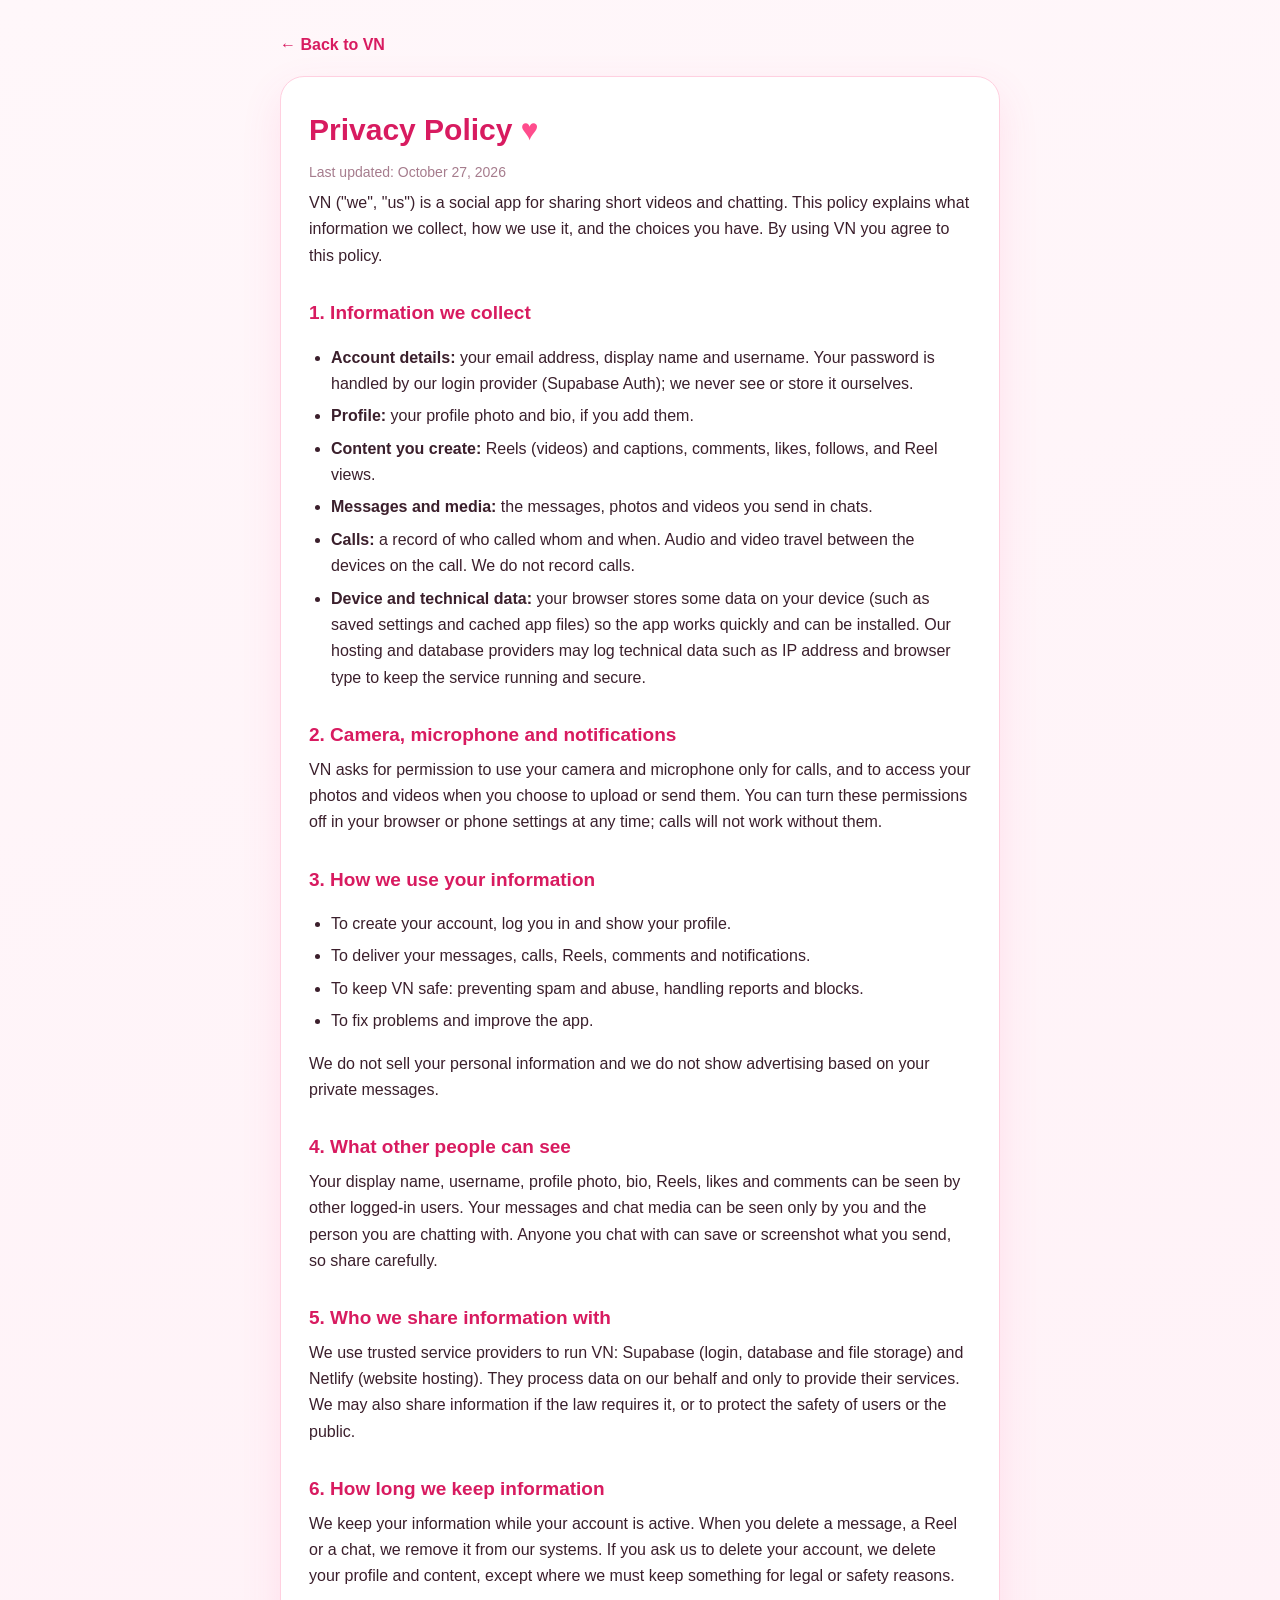
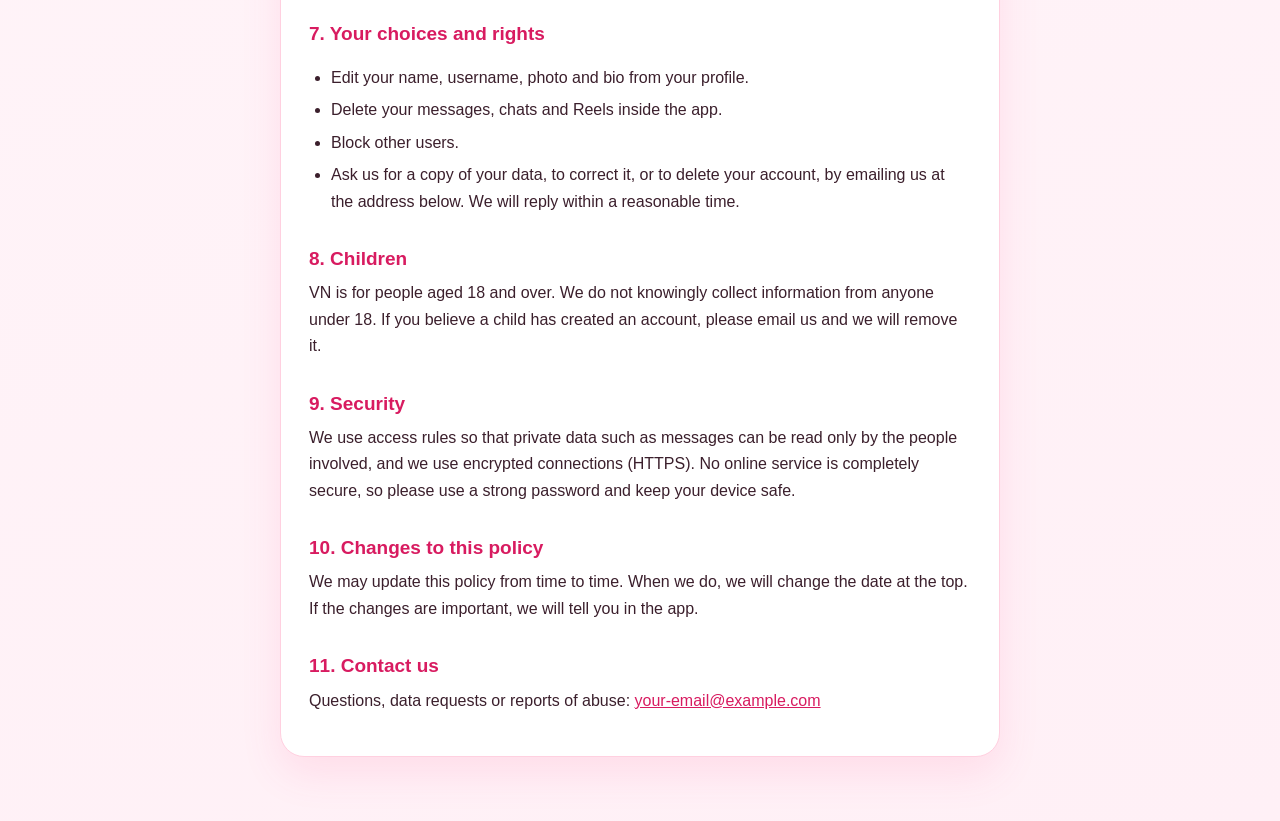
<file: reeltime-starter/privacy.html>
<!doctype html>
<html lang="en">
<head>
  <meta charset="utf-8">
  <meta name="viewport" content="width=device-width, initial-scale=1">
  <meta name="theme-color" content="#ff4d8d">
  <title>Privacy Policy — VN</title>
  <link rel="icon" href="./icons/favicon.ico" sizes="any">
  <style>
    :root { --pink: #ff4d8d; --rose: #d81b60; --text: #3b1f2c; --muted: #a67c8d; --line: #ffd0e0; }
    * { box-sizing: border-box; }
    body { margin: 0; background: linear-gradient(160deg, #fff7fa, #fff0f6); color: var(--text); font: 16px/1.65 "Quicksand", -apple-system, "Segoe UI", Roboto, sans-serif; }
    main { max-width: 760px; margin: 0 auto; padding: 32px 20px 64px; }
    .card { padding: 28px 28px 36px; border: 1px solid var(--line); border-radius: 24px; background: #fff; box-shadow: 0 16px 40px rgba(255, 77, 141, .12); }
    .back { display: inline-block; margin-bottom: 18px; color: var(--rose); font-weight: 700; text-decoration: none; }
    h1 { margin: 0 0 4px; color: var(--rose); font-size: 30px; }
    h1::after { content: " ♥"; color: var(--pink); }
    h2 { margin: 28px 0 6px; color: var(--rose); font-size: 19px; }
    p, li { margin: 6px 0; }
    ul { padding-left: 22px; }
    .muted { color: var(--muted); font-size: 14px; }
    a { color: var(--rose); }
  </style>
</head>
<body>
  <main>
    <a class="back" href="./">← Back to VN</a>
    <div class="card">
      <h1>Privacy Policy</h1>
      <p class="muted">Last updated: October 27, 2026</p>

      <p>VN ("we", "us") is a social app for sharing short videos and chatting. This policy explains what information we collect, how we use it, and the choices you have. By using VN you agree to this policy.</p>

      <h2>1. Information we collect</h2>
      <ul>
        <li><strong>Account details:</strong> your email address, display name and username. Your password is handled by our login provider (Supabase Auth); we never see or store it ourselves.</li>
        <li><strong>Profile:</strong> your profile photo and bio, if you add them.</li>
        <li><strong>Content you create:</strong> Reels (videos) and captions, comments, likes, follows, and Reel views.</li>
        <li><strong>Messages and media:</strong> the messages, photos and videos you send in chats.</li>
        <li><strong>Calls:</strong> a record of who called whom and when. Audio and video travel between the devices on the call. We do not record calls.</li>
        <li><strong>Device and technical data:</strong> your browser stores some data on your device (such as saved settings and cached app files) so the app works quickly and can be installed. Our hosting and database providers may log technical data such as IP address and browser type to keep the service running and secure.</li>
      </ul>

      <h2>2. Camera, microphone and notifications</h2>
      <p>VN asks for permission to use your camera and microphone only for calls, and to access your photos and videos when you choose to upload or send them. You can turn these permissions off in your browser or phone settings at any time; calls will not work without them.</p>

      <h2>3. How we use your information</h2>
      <ul>
        <li>To create your account, log you in and show your profile.</li>
        <li>To deliver your messages, calls, Reels, comments and notifications.</li>
        <li>To keep VN safe: preventing spam and abuse, handling reports and blocks.</li>
        <li>To fix problems and improve the app.</li>
      </ul>
      <p>We do not sell your personal information and we do not show advertising based on your private messages.</p>

      <h2>4. What other people can see</h2>
      <p>Your display name, username, profile photo, bio, Reels, likes and comments can be seen by other logged-in users. Your messages and chat media can be seen only by you and the person you are chatting with. Anyone you chat with can save or screenshot what you send, so share carefully.</p>

      <h2>5. Who we share information with</h2>
      <p>We use trusted service providers to run VN: Supabase (login, database and file storage) and Netlify (website hosting). They process data on our behalf and only to provide their services. We may also share information if the law requires it, or to protect the safety of users or the public.</p>

      <h2>6. How long we keep information</h2>
      <p>We keep your information while your account is active. When you delete a message, a Reel or a chat, we remove it from our systems. If you ask us to delete your account, we delete your profile and content, except where we must keep something for legal or safety reasons.</p>

      <h2>7. Your choices and rights</h2>
      <ul>
        <li>Edit your name, username, photo and bio from your profile.</li>
        <li>Delete your messages, chats and Reels inside the app.</li>
        <li>Block other users.</li>
        <li>Ask us for a copy of your data, to correct it, or to delete your account, by emailing us at the address below. We will reply within a reasonable time.</li>
      </ul>

      <h2>8. Children</h2>
      <p>VN is for people aged 18 and over. We do not knowingly collect information from anyone under 18. If you believe a child has created an account, please email us and we will remove it.</p>

      <h2>9. Security</h2>
      <p>We use access rules so that private data such as messages can be read only by the people involved, and we use encrypted connections (HTTPS). No online service is completely secure, so please use a strong password and keep your device safe.</p>

      <h2>10. Changes to this policy</h2>
      <p>We may update this policy from time to time. When we do, we will change the date at the top. If the changes are important, we will tell you in the app.</p>

      <h2>11. Contact us</h2>
      <p>Questions, data requests or reports of abuse: <a href="mailto:your-email@example.com">your-email@example.com</a></p>
    </div>
  </main>
</body>
</html>
</file>
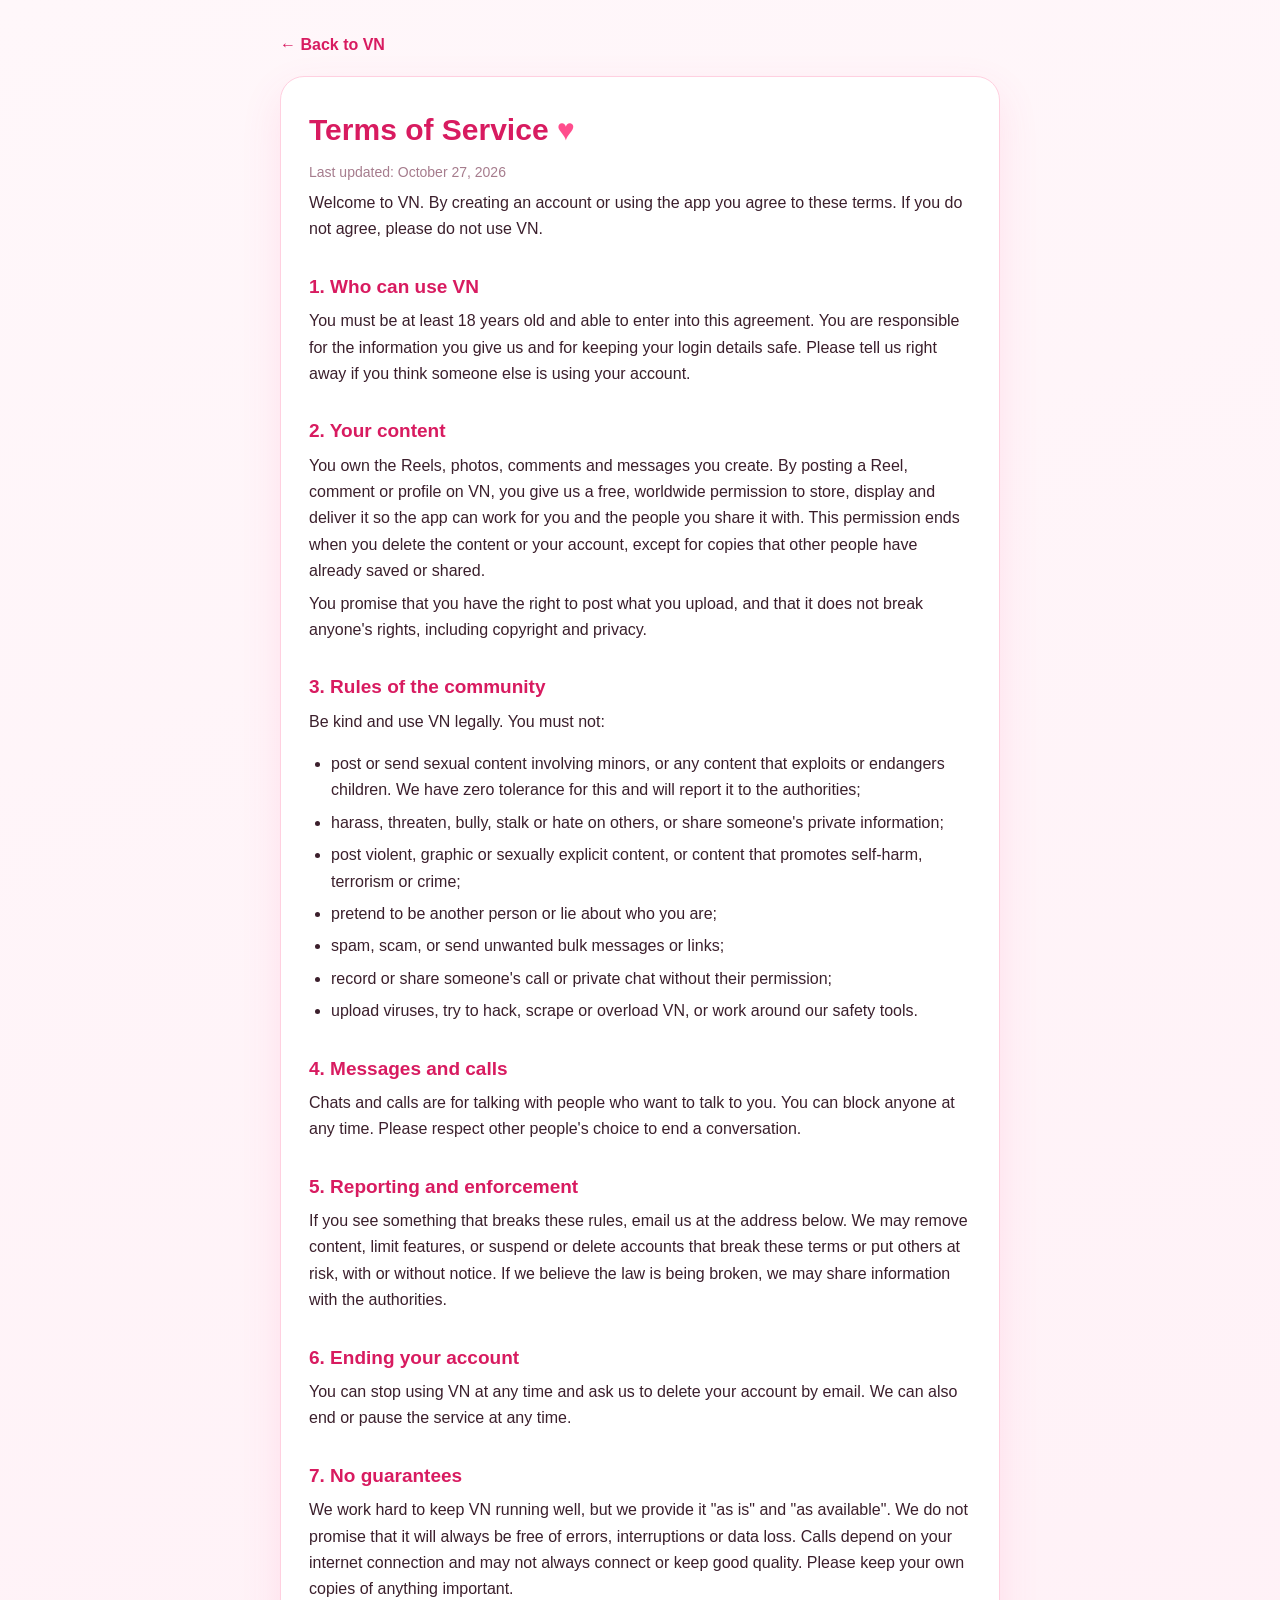
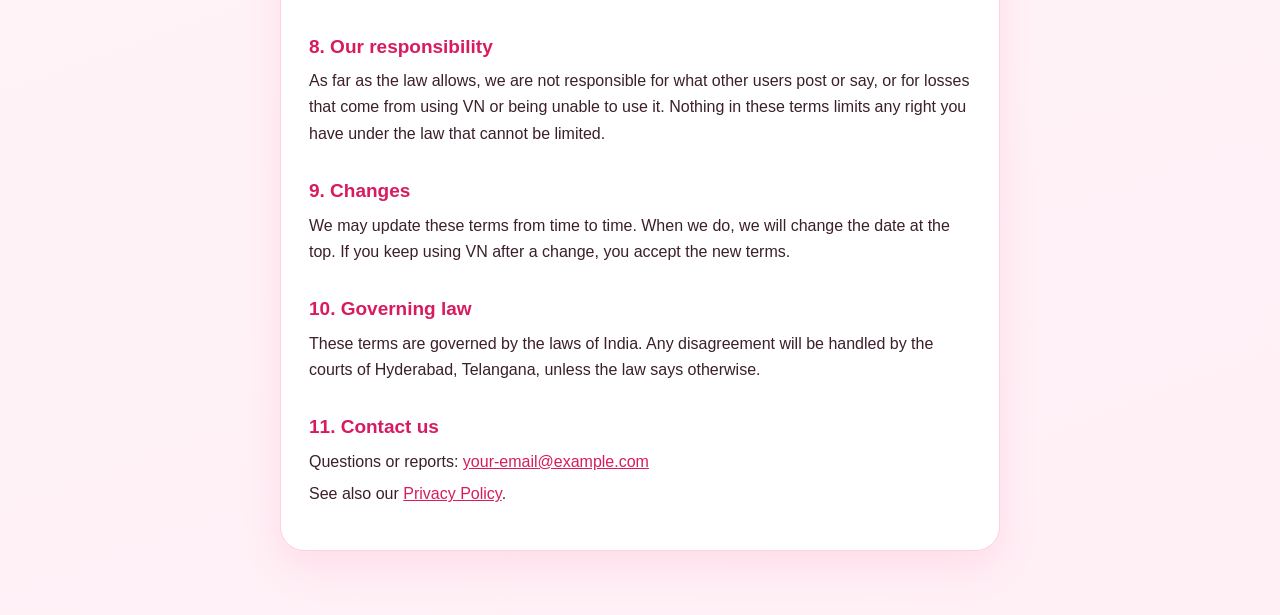
<file: reeltime-starter/terms.html>
<!doctype html>
<html lang="en">
<head>
  <meta charset="utf-8">
  <meta name="viewport" content="width=device-width, initial-scale=1">
  <meta name="theme-color" content="#ff4d8d">
  <title>Terms of Service — VN</title>
  <link rel="icon" href="./icons/favicon.ico" sizes="any">
  <style>
    :root { --pink: #ff4d8d; --rose: #d81b60; --text: #3b1f2c; --muted: #a67c8d; --line: #ffd0e0; }
    * { box-sizing: border-box; }
    body { margin: 0; background: linear-gradient(160deg, #fff7fa, #fff0f6); color: var(--text); font: 16px/1.65 "Quicksand", -apple-system, "Segoe UI", Roboto, sans-serif; }
    main { max-width: 760px; margin: 0 auto; padding: 32px 20px 64px; }
    .card { padding: 28px 28px 36px; border: 1px solid var(--line); border-radius: 24px; background: #fff; box-shadow: 0 16px 40px rgba(255, 77, 141, .12); }
    .back { display: inline-block; margin-bottom: 18px; color: var(--rose); font-weight: 700; text-decoration: none; }
    h1 { margin: 0 0 4px; color: var(--rose); font-size: 30px; }
    h1::after { content: " ♥"; color: var(--pink); }
    h2 { margin: 28px 0 6px; color: var(--rose); font-size: 19px; }
    p, li { margin: 6px 0; }
    ul { padding-left: 22px; }
    .muted { color: var(--muted); font-size: 14px; }
    a { color: var(--rose); }
  </style>
</head>
<body>
  <main>
    <a class="back" href="./">← Back to VN</a>
    <div class="card">
      <h1>Terms of Service</h1>
      <p class="muted">Last updated: October 27, 2026</p>

      <p>Welcome to VN. By creating an account or using the app you agree to these terms. If you do not agree, please do not use VN.</p>

      <h2>1. Who can use VN</h2>
      <p>You must be at least 18 years old and able to enter into this agreement. You are responsible for the information you give us and for keeping your login details safe. Please tell us right away if you think someone else is using your account.</p>

      <h2>2. Your content</h2>
      <p>You own the Reels, photos, comments and messages you create. By posting a Reel, comment or profile on VN, you give us a free, worldwide permission to store, display and deliver it so the app can work for you and the people you share it with. This permission ends when you delete the content or your account, except for copies that other people have already saved or shared.</p>
      <p>You promise that you have the right to post what you upload, and that it does not break anyone's rights, including copyright and privacy.</p>

      <h2>3. Rules of the community</h2>
      <p>Be kind and use VN legally. You must not:</p>
      <ul>
        <li>post or send sexual content involving minors, or any content that exploits or endangers children. We have zero tolerance for this and will report it to the authorities;</li>
        <li>harass, threaten, bully, stalk or hate on others, or share someone's private information;</li>
        <li>post violent, graphic or sexually explicit content, or content that promotes self-harm, terrorism or crime;</li>
        <li>pretend to be another person or lie about who you are;</li>
        <li>spam, scam, or send unwanted bulk messages or links;</li>
        <li>record or share someone's call or private chat without their permission;</li>
        <li>upload viruses, try to hack, scrape or overload VN, or work around our safety tools.</li>
      </ul>

      <h2>4. Messages and calls</h2>
      <p>Chats and calls are for talking with people who want to talk to you. You can block anyone at any time. Please respect other people's choice to end a conversation.</p>

      <h2>5. Reporting and enforcement</h2>
      <p>If you see something that breaks these rules, email us at the address below. We may remove content, limit features, or suspend or delete accounts that break these terms or put others at risk, with or without notice. If we believe the law is being broken, we may share information with the authorities.</p>

      <h2>6. Ending your account</h2>
      <p>You can stop using VN at any time and ask us to delete your account by email. We can also end or pause the service at any time.</p>

      <h2>7. No guarantees</h2>
      <p>We work hard to keep VN running well, but we provide it "as is" and "as available". We do not promise that it will always be free of errors, interruptions or data loss. Calls depend on your internet connection and may not always connect or keep good quality. Please keep your own copies of anything important.</p>

      <h2>8. Our responsibility</h2>
      <p>As far as the law allows, we are not responsible for what other users post or say, or for losses that come from using VN or being unable to use it. Nothing in these terms limits any right you have under the law that cannot be limited.</p>

      <h2>9. Changes</h2>
      <p>We may update these terms from time to time. When we do, we will change the date at the top. If you keep using VN after a change, you accept the new terms.</p>

      <h2>10. Governing law</h2>
      <p>These terms are governed by the laws of India. Any disagreement will be handled by the courts of Hyderabad, Telangana, unless the law says otherwise.</p>

      <h2>11. Contact us</h2>
      <p>Questions or reports: <a href="mailto:your-email@example.com">your-email@example.com</a></p>
      <p>See also our <a href="./privacy.html">Privacy Policy</a>.</p>
    </div>
  </main>
</body>
</html>
</file>
